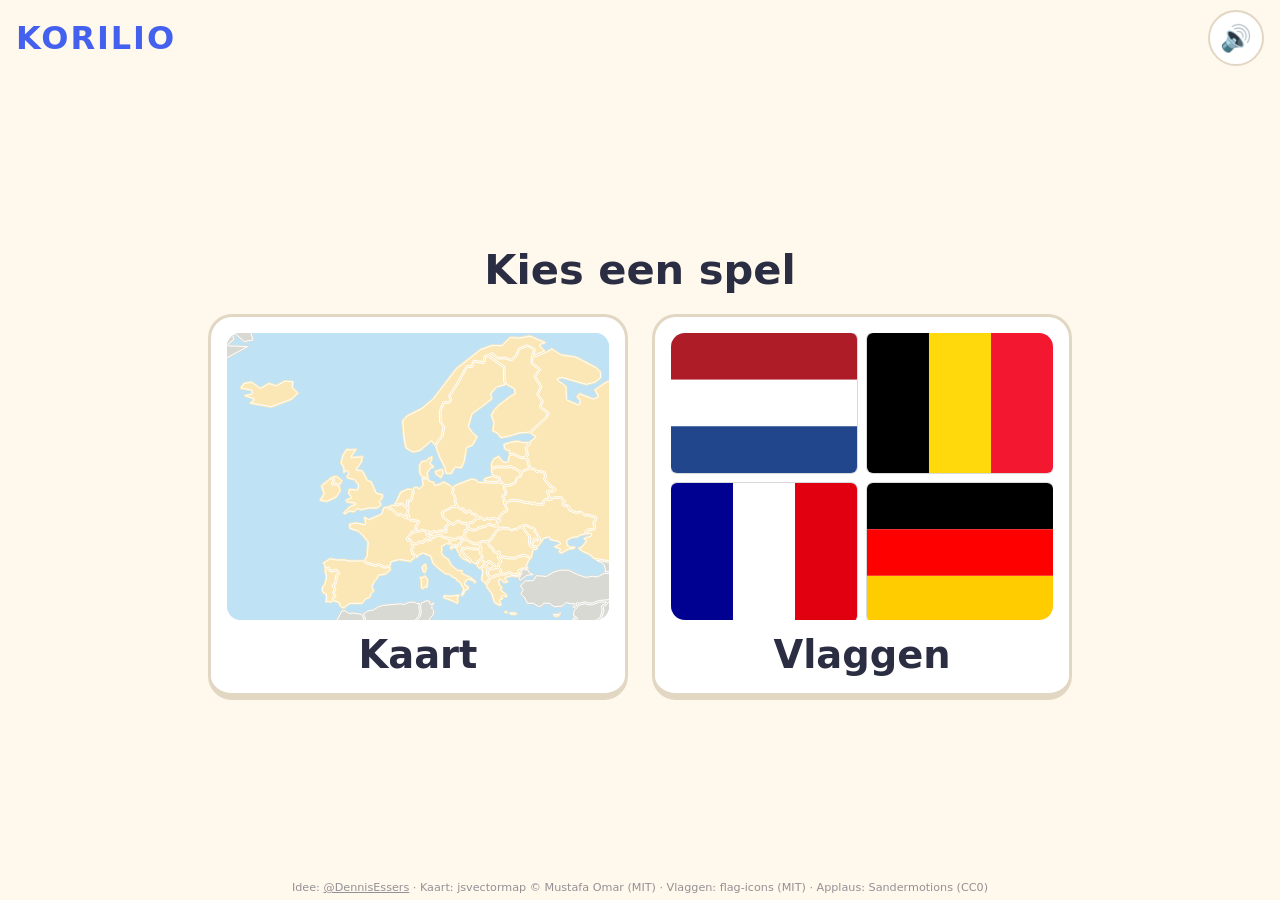
<file: index.html>
<!doctype html>
<html lang="nl">
<head>
  <meta charset="utf-8">
  <meta name="viewport" content="width=device-width, initial-scale=1, viewport-fit=cover">
  <meta name="apple-mobile-web-app-capable" content="yes">
  <meta name="mobile-web-app-capable" content="yes">
  <meta name="apple-mobile-web-app-title" content="KORILIO">
  <meta name="theme-color" content="#bfe3f5">
  <title>KORILIO – Kaart en vlaggen</title>
  <link rel="stylesheet" href="css/style.css?v=7">
</head>
<body data-screen="menu" data-mode="">
  <div class="app">
    <header class="bar">
      <button class="icon-btn" id="home" type="button" aria-label="Menu">🏠</button>
      <h1 class="logo">KORILIO</h1>
      <div class="progress" id="progress" aria-live="polite"></div>
      <button class="icon-btn" id="sound-toggle" type="button" aria-label="Geluid aan">🔊</button>
    </header>

    <section class="menu" id="menu">
      <h2 class="menu-title">Kies een spel</h2>
      <div class="menu-cards">
        <button class="menu-card" type="button" data-mode="kaart">
          <span class="menu-pic">
            <svg id="menu-map" class="map-svg" aria-hidden="true" preserveAspectRatio="xMidYMid slice"></svg>
          </span>
          <span class="menu-label">Kaart</span>
        </button>
        <button class="menu-card" type="button" data-mode="vlaggen">
          <span class="menu-pic menu-flags" aria-hidden="true">
            <img src="flags/nl.svg" alt=""><img src="flags/be.svg" alt=""><img src="flags/fr.svg" alt=""><img src="flags/de.svg" alt="">
          </span>
          <span class="menu-label">Vlaggen</span>
        </button>
      </div>
    </section>

    <section class="menu" id="regions">
      <h2 class="menu-title" id="regions-title">Kies een werelddeel</h2>
      <div class="menu-cards region-cards" id="region-cards"></div>
    </section>

    <main class="stage">
      <div class="view map-wrap">
        <svg id="map" class="map-svg" role="img" aria-label="Kaart waarop één land oplicht"
             preserveAspectRatio="xMidYMid meet"></svg>
      </div>

      <div class="view flag-wrap">
        <div class="flag-frame">
          <img id="flag" alt="Vlag van een land" draggable="false">
        </div>
      </div>

      <section class="panel">
        <p class="prompt" id="prompt"></p>
        <div class="choices" id="choices"></div>
      </section>
    </main>

    <footer class="credit">Idee: <a href="https://x.com/DennisEssers" target="_blank" rel="noopener">@DennisEssers</a> · Kaart: jsvectormap © Mustafa Omar (MIT) · Vlaggen: flag-icons (MIT) · Applaus: Sandermotions (CC0)</footer>
  </div>

  <div class="overlay" id="summary" hidden>
    <div class="card">
      <div class="stars" id="summary-stars"></div>
      <h2 id="summary-title">Goed gedaan!</h2>
      <p id="summary-text"></p>
      <div class="card-buttons">
        <button class="big-btn" id="play-again" type="button">Nog een keer</button>
        <button class="big-btn secondary" id="summary-menu" type="button">Menu</button>
      </div>
    </div>
  </div>

  <div class="error-box" id="error-box" hidden></div>

  <script type="module" src="js/main.js?v=7"></script>
</body>
</html>
</file>
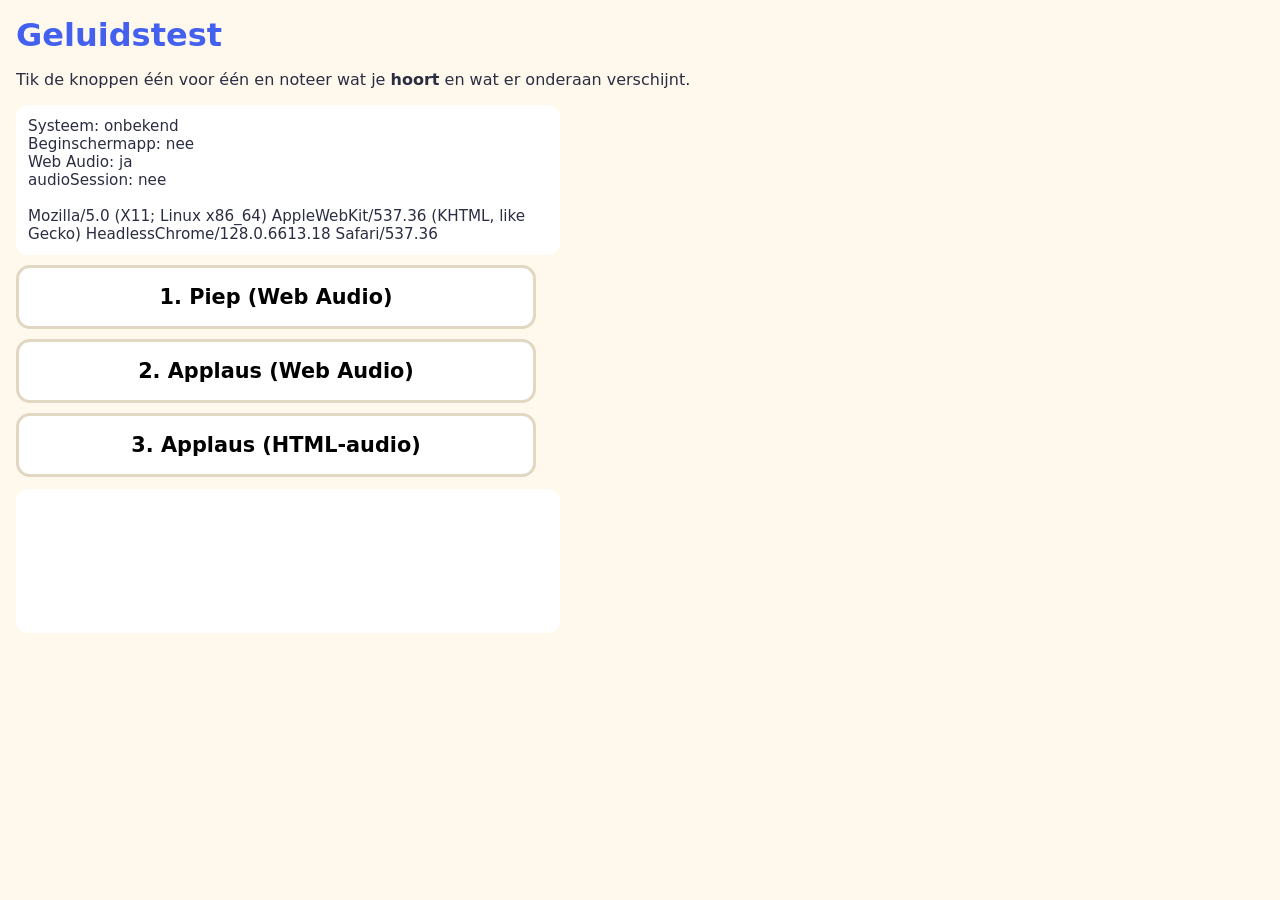
<file: geluidstest.html>
<!doctype html>
<html lang="nl">
<head>
  <meta charset="utf-8">
  <meta name="viewport" content="width=device-width, initial-scale=1">
  <title>KORILIO – Geluidstest</title>
  <style>
    body { font-family: system-ui, -apple-system, sans-serif; margin: 0; padding: 16px; background: #fff8ec; color: #2b2d42; }
    h1 { margin: 0 0 12px; color: #4361ee; }
    button { display: block; width: 100%; max-width: 520px; min-height: 64px; margin: 10px 0; font: inherit; font-size: 1.3rem; font-weight: 700; border-radius: 14px; border: 3px solid #e2d7c3; background: #fff; touch-action: manipulation; }
    #info, #log { max-width: 520px; background: #fff; border-radius: 12px; padding: 12px; font-size: 0.95rem; white-space: pre-wrap; word-break: break-word; }
    #log { min-height: 120px; margin-top: 12px; }
    .ok { color: #1d8a55; } .err { color: #c0392b; }
  </style>
</head>
<body>
  <h1>Geluidstest</h1>
  <p>Tik de knoppen één voor één en noteer wat je <b>hoort</b> en wat er onderaan verschijnt.</p>
  <div id="info"></div>
  <button id="t1" type="button">1. Piep (Web Audio)</button>
  <button id="t2" type="button">2. Applaus (Web Audio)</button>
  <button id="t3" type="button">3. Applaus (HTML-audio)</button>
  <div id="log"></div>

  <script>
    var logEl = document.getElementById('log');
    function log(msg, cls) {
      var line = document.createElement('div');
      if (cls) line.className = cls;
      line.textContent = new Date().toLocaleTimeString() + '  ' + msg;
      logEl.appendChild(line);
    }
    window.addEventListener('error', function (e) { log('JS-fout: ' + e.message, 'err'); });
    window.addEventListener('unhandledrejection', function (e) { log('Fout: ' + (e.reason && (e.reason.name + ': ' + e.reason.message)), 'err'); });

    var ua = navigator.userAgent;
    var os = (ua.match(/OS (\d+[_\d]*) like Mac/) || [])[1];
    var Ctx = window.AudioContext || window.webkitAudioContext;
    document.getElementById('info').textContent =
      'Systeem: ' + (os ? 'iOS/iPadOS ' + os.replace(/_/g, '.') : (/Macintosh/.test(ua) && navigator.maxTouchPoints > 1 ? 'iPad (bureaubladmodus, versie onbekend)' : 'onbekend')) +
      '\nBeginschermapp: ' + (navigator.standalone ? 'ja' : 'nee') +
      '\nWeb Audio: ' + (Ctx ? 'ja' : 'NEE') +
      '\naudioSession: ' + (navigator.audioSession ? 'ja (type ' + navigator.audioSession.type + ')' : 'nee') +
      '\n\n' + ua;

    var ctx = null;
    function getCtx() {
      if (!ctx) {
        if (navigator.audioSession) {
          try { navigator.audioSession.type = 'playback'; log('audioSession.type = ' + navigator.audioSession.type); }
          catch (e) { log('audioSession fout: ' + e.message, 'err'); }
        }
        ctx = new Ctx();
        log('AudioContext gemaakt, state = ' + ctx.state + ', sampleRate = ' + ctx.sampleRate);
        ctx.onstatechange = function () { log('state -> ' + ctx.state); };
        var s = ctx.createBufferSource();
        s.buffer = ctx.createBuffer(1, 1, 22050);
        s.connect(ctx.destination);
        s.start(0);
      }
      if (ctx.state !== 'running') {
        var p = ctx.resume();
        if (p && p.then) p.then(function () { log('resume ok, state = ' + ctx.state, 'ok'); }, function (e) { log('resume fout: ' + e.name + ': ' + e.message, 'err'); });
      }
      return ctx;
    }

    document.getElementById('t1').addEventListener('click', function () {
      var c = getCtx();
      var osc = c.createOscillator();
      var g = c.createGain();
      osc.frequency.value = 880;
      g.gain.value = 0.3;
      osc.connect(g);
      g.connect(c.destination);
      osc.start();
      osc.stop(c.currentTime + 0.6);
      log('Piep gestart (state = ' + c.state + ', currentTime = ' + c.currentTime.toFixed(2) + ')');
    });

    document.getElementById('t2').addEventListener('click', function () {
      var c = getCtx();
      log('WAV laden...');
      fetch('sounds/applause.wav').then(function (r) {
        log('Download: HTTP ' + r.status);
        return r.arrayBuffer();
      }).then(function (buf) {
        log('Bestand: ' + buf.byteLength + ' bytes, decoderen...');
        return new Promise(function (ok, fail) { c.decodeAudioData(buf, ok, fail); });
      }).then(function (audio) {
        log('Gedecodeerd: ' + audio.duration.toFixed(1) + ' s, state = ' + c.state, 'ok');
        var src = c.createBufferSource();
        src.buffer = audio;
        src.connect(c.destination);
        src.start();
        src.stop(c.currentTime + 2.5);
        log('Applaus gestart');
      }).catch(function (e) {
        log('Fout: ' + (e && (e.name + ': ' + e.message)), 'err');
      });
    });

    document.getElementById('t3').addEventListener('click', function () {
      var a = new Audio('sounds/applause.wav');
      var p = a.play();
      log('HTML-audio play() aangeroepen');
      if (p && p.then) p.then(function () { log('HTML-audio speelt', 'ok'); setTimeout(function () { a.pause(); }, 2500); },
        function (e) { log('HTML-audio fout: ' + e.name + ': ' + e.message, 'err'); });
    });
  </script>
</body>
</html>
</file>
<file: css/style.css>
:root {
  --bg: #fff8ec;
  --ink: #2b2d42;
  --sea: #bfe3f5;
  --land-context: #d9d9d4;
  --land: #fbe7b6;
  --border: #ffffff;
  --target: #ff7a1a;
  --correct: #2bb673;
  --wrong: #b9b9c3;
  --btn: #ffffff;
  --btn-edge: #e2d7c3;
  --accent: #4361ee;
}

* { box-sizing: border-box; }

html, body {
  margin: 0;
  height: 100%;
  overflow: hidden;
  overscroll-behavior: none;
  background: var(--bg);
  color: var(--ink);
  font-family: system-ui, -apple-system, "Segoe UI", Roboto, sans-serif;
  touch-action: manipulation;
  -webkit-user-select: none;
  user-select: none;
  -webkit-touch-callout: none;
  -webkit-tap-highlight-color: transparent;
  -webkit-text-size-adjust: 100%;
}

.app {
  height: 100vh;
  height: 100dvh;
  display: flex;
  flex-direction: column;
  padding: env(safe-area-inset-top) env(safe-area-inset-right) env(safe-area-inset-bottom) env(safe-area-inset-left);
}

.bar {
  display: flex;
  align-items: center;
  gap: 12px;
  padding: 10px 16px;
}

.logo {
  margin: 0;
  font-size: clamp(1.3rem, 2.5vw + 0.6rem, 2rem);
  font-weight: 900;
  letter-spacing: 0.06em;
  color: var(--accent);
}

.progress {
  flex: 1;
  text-align: center;
  font-size: clamp(1.1rem, 1.5vw + 0.7rem, 1.6rem);
  font-weight: 700;
  white-space: nowrap;
}

#sound-toggle { margin-left: auto; }

.icon-btn {
  width: 56px;
  height: 56px;
  border-radius: 50%;
  border: 2px solid var(--btn-edge);
  background: var(--btn);
  font-size: 1.6rem;
  cursor: pointer;
}

.stage {
  flex: 1;
  min-height: 0;
  display: flex;
  flex-direction: column;
  gap: 12px;
  padding: 0 16px 8px;
}

.view {
  flex: 1;
  min-height: 0;
  border-radius: 20px;
  overflow: hidden;
  box-shadow: 0 4px 16px rgba(0, 0, 0, 0.08);
}

.map-wrap { background: var(--sea); }

.flag-wrap {
  background: #fff;
  display: grid;
  place-items: center;
  padding: 24px;
  container-type: size;
}

.flag-frame {
  width: min(100cqw, 133.33cqh);
  aspect-ratio: 4 / 3;
  border-radius: 10px;
  overflow: hidden;
  box-shadow: 0 0 0 1px rgba(0, 0, 0, 0.15), 0 8px 24px rgba(0, 0, 0, 0.15);
  transition: box-shadow 0.2s;
}

.flag-frame.correct {
  box-shadow: 0 0 0 7px var(--correct), 0 8px 24px rgba(0, 0, 0, 0.15);
}

.flag-frame img {
  display: block;
  width: 100%;
  height: 100%;
  object-fit: cover;
  -webkit-user-drag: none;
}

/* Screens: body[data-screen] is "menu", "regions" or "game"; body[data-mode] is "kaart" or "vlaggen". */
body:not([data-screen="menu"]) #menu,
body:not([data-screen="regions"]) #regions,
body:not([data-screen="game"]) .stage,
body[data-screen="menu"] #home { display: none; }
body:not([data-screen="game"]) #progress { visibility: hidden; }
body[data-mode="kaart"] .flag-wrap,
body[data-mode="vlaggen"] .map-wrap,
body[data-mode="kaart"] .region-flags,
body[data-mode="vlaggen"] .region-map { display: none; }


.menu {
  flex: 1;
  min-height: 0;
  display: flex;
  flex-direction: column;
  align-items: center;
  justify-content: center;
  gap: 20px;
  padding: 0 16px 12px;
}

.menu-title {
  margin: 0;
  font-size: clamp(1.6rem, 2.5vw + 1rem, 2.6rem);
  font-weight: 800;
}

.menu-cards {
  display: flex;
  gap: 24px;
  width: 100%;
  max-width: 880px;
  min-height: 0;
  justify-content: center;
}

.menu-card {
  flex: 1;
  max-width: 420px;
  min-height: 180px;
  display: flex;
  flex-direction: column;
  align-items: center;
  gap: 12px;
  padding: 16px;
  border-radius: 24px;
  border: 3px solid var(--btn-edge);
  border-bottom-width: 7px;
  background: var(--btn);
  color: var(--ink);
  font: inherit;
  cursor: pointer;
  transition: transform 0.08s, border-color 0.2s;
}

.menu-card:active {
  transform: translateY(4px);
  border-bottom-width: 3px;
}

@media (hover: hover) {
  .menu-card:hover { border-color: var(--accent); }
}

.menu-pic {
  display: block;
  pointer-events: none;
  width: 100%;
  aspect-ratio: 4 / 3;
  border-radius: 14px;
  overflow: hidden;
  background: var(--sea);
}

.menu-flags {
  display: grid;
  grid-template-columns: 1fr 1fr;
  gap: 10px;
  background: none;
}

.menu-flags img {
  width: 100%;
  height: 100%;
  object-fit: cover;
  border-radius: 6px;
  box-shadow: 0 0 0 1px rgba(0, 0, 0, 0.15);
}

.menu-label {
  font-size: clamp(1.6rem, 2vw + 1rem, 2.4rem);
  font-weight: 900;
}

/* Region screen: 6 cards, 3 x 2 in landscape, 2 x 3 in portrait. */
.menu-cards.region-cards {
  display: grid;
  grid-template-columns: repeat(3, 1fr);
  gap: 14px;
  max-width: 980px;
}

.menu-card.region-card {
  max-width: none;
  min-height: 0;
  padding: 10px;
  gap: 6px;
}

.region-card .menu-pic { aspect-ratio: 16 / 10; }
.region-card .menu-flags { gap: 6px; }
.region-card .menu-label { font-size: clamp(1rem, 0.9vw + 0.7rem, 1.45rem); line-height: 1.15; }

@media (orientation: portrait) {
  .menu-cards { flex-direction: column; align-items: center; }
  .menu-card { width: 100%; }
  .menu-pic { aspect-ratio: 16 / 9; }
  .menu-cards.region-cards { grid-template-columns: repeat(2, 1fr); }
  .menu-card.region-card { width: auto; }
  .region-card .menu-pic { aspect-ratio: 2 / 1; }
}

.map-svg {
  display: block;
  width: 100%;
  height: 100%;
  touch-action: none;
}

.map-svg .sea { fill: var(--sea); }

.map-svg path {
  stroke: var(--border);
  stroke-width: 1px;
  stroke-linejoin: round;
  vector-effect: non-scaling-stroke;
}

.map-svg .base path { stroke-width: 1.2px; vector-effect: none; }
.map-svg .base .base-context { fill: var(--land-context); stroke: var(--land-context); }
.map-svg .base .base-playable { fill: var(--land); stroke: var(--land); }

.map-svg .context path { fill: var(--land-context); }
.map-svg .playable path { fill: var(--land); transition: fill 0.25s; }

.map-svg .playable path.target {
  fill: var(--target);
  stroke: #7a2e00;
  stroke-width: 2px;
  animation: glow 1.1s ease-in-out infinite alternate;
}

.map-svg .playable path.correct {
  fill: var(--correct);
  stroke: #0d5c36;
  stroke-width: 2px;
}

.map-svg .playable path.guess { fill: #a9a7d9; }

.map-svg .ring {
  fill: none;
  stroke: var(--target);
  stroke-width: 3px;
  vector-effect: non-scaling-stroke;
  animation: ring 1.1s ease-out infinite;
  transform-box: fill-box;
  transform-origin: center;
}

.map-svg .dot {
  fill: var(--target);
  stroke: #7a2e00;
  stroke-width: 2px;
  vector-effect: non-scaling-stroke;
  animation: glow 1.1s ease-in-out infinite alternate;
}

.map-svg .dot.correct {
  fill: var(--correct);
  stroke: #0d5c36;
  animation: none;
}

@keyframes glow {
  from { fill: var(--target); }
  to { fill: #ffb23f; }
}

@keyframes ring {
  from { transform: scale(0.5); opacity: 1; }
  to { transform: scale(1.4); opacity: 0; }
}

.panel {
  display: flex;
  flex-direction: column;
  gap: 10px;
}

.prompt {
  margin: 0;
  text-align: center;
  font-size: clamp(1.2rem, 1.5vw + 0.8rem, 1.8rem);
  font-weight: 700;
  min-height: 1.4em;
}

.prompt.yay { color: var(--correct); }
.prompt.try { color: #c05a00; }

.choices {
  display: grid;
  grid-template-columns: 1fr 1fr;
  gap: 14px;
}

.choice, .big-btn {
  min-height: 76px;
  padding: 10px 14px;
  border-radius: 18px;
  border: 3px solid var(--btn-edge);
  border-bottom-width: 6px;
  background: var(--btn);
  color: var(--ink);
  font: inherit;
  font-size: clamp(1.25rem, 1.8vw + 0.7rem, 2rem);
  font-weight: 800;
  line-height: 1.1;
  cursor: pointer;
  transition: transform 0.08s, background 0.2s, border-color 0.2s;
}

.choice:active:not(:disabled), .big-btn:active {
  transform: translateY(3px);
  border-bottom-width: 3px;
}

@media (hover: hover) {
  .choice:hover:not(:disabled) { border-color: var(--accent); }
}

.choice.correct {
  background: var(--correct);
  border-color: #1d8a55;
  color: #fff;
  animation: pop 0.35s ease-out;
}

.choice.wrong {
  background: var(--wrong);
  border-color: #9a9aa6;
  color: #fff;
  animation: shake 0.4s;
}

.choice:disabled { cursor: default; }
.choice:disabled:not(.correct):not(.wrong) { opacity: 0.55; }

@keyframes pop {
  50% { transform: scale(1.08); }
}

@keyframes shake {
  20%, 60% { transform: translateX(-8px); }
  40%, 80% { transform: translateX(8px); }
}

.credit {
  text-align: center;
  font-size: 0.7rem;
  opacity: 0.5;
  padding: 0 0 6px;
}

.credit a { color: inherit; }

@media (orientation: landscape) and (min-width: 700px) {
  .stage { flex-direction: row; }
  .view { flex: 1.8; }
  .panel {
    flex: 1;
    justify-content: center;
    max-width: 420px;
  }
  .choices { grid-template-columns: 1fr; }
}

.overlay {
  position: fixed;
  inset: 0;
  display: grid;
  place-items: center;
  background: rgba(43, 45, 66, 0.55);
  padding: 16px;
}

.overlay[hidden] { display: none; }

.card {
  background: var(--bg);
  border-radius: 28px;
  padding: 32px 28px;
  max-width: 480px;
  width: 100%;
  text-align: center;
  box-shadow: 0 10px 40px rgba(0, 0, 0, 0.25);
}

.card h2 { font-size: 2.2rem; margin: 8px 0; }
.card p { font-size: 1.3rem; margin: 0 0 24px; }
.stars { font-size: 3.5rem; letter-spacing: 0.1em; }

.card-buttons {
  display: flex;
  flex-direction: column;
  gap: 12px;
}

.big-btn {
  width: 100%;
  background: var(--accent);
  border-color: #2d46c7;
  color: #fff;
}

.big-btn.secondary {
  background: var(--btn);
  border-color: var(--btn-edge);
  color: var(--ink);
}

.error-box {
  position: fixed;
  left: 16px;
  right: 16px;
  bottom: 16px;
  padding: 12px 16px;
  background: #ffe1e1;
  border: 2px solid #d33;
  border-radius: 12px;
  font-size: 0.9rem;
}

@media (prefers-reduced-motion: reduce) {
  .map-svg .playable path.target, .map-svg .ring, .map-svg .dot, .choice.correct, .choice.wrong { animation: none; }
}
</file>
